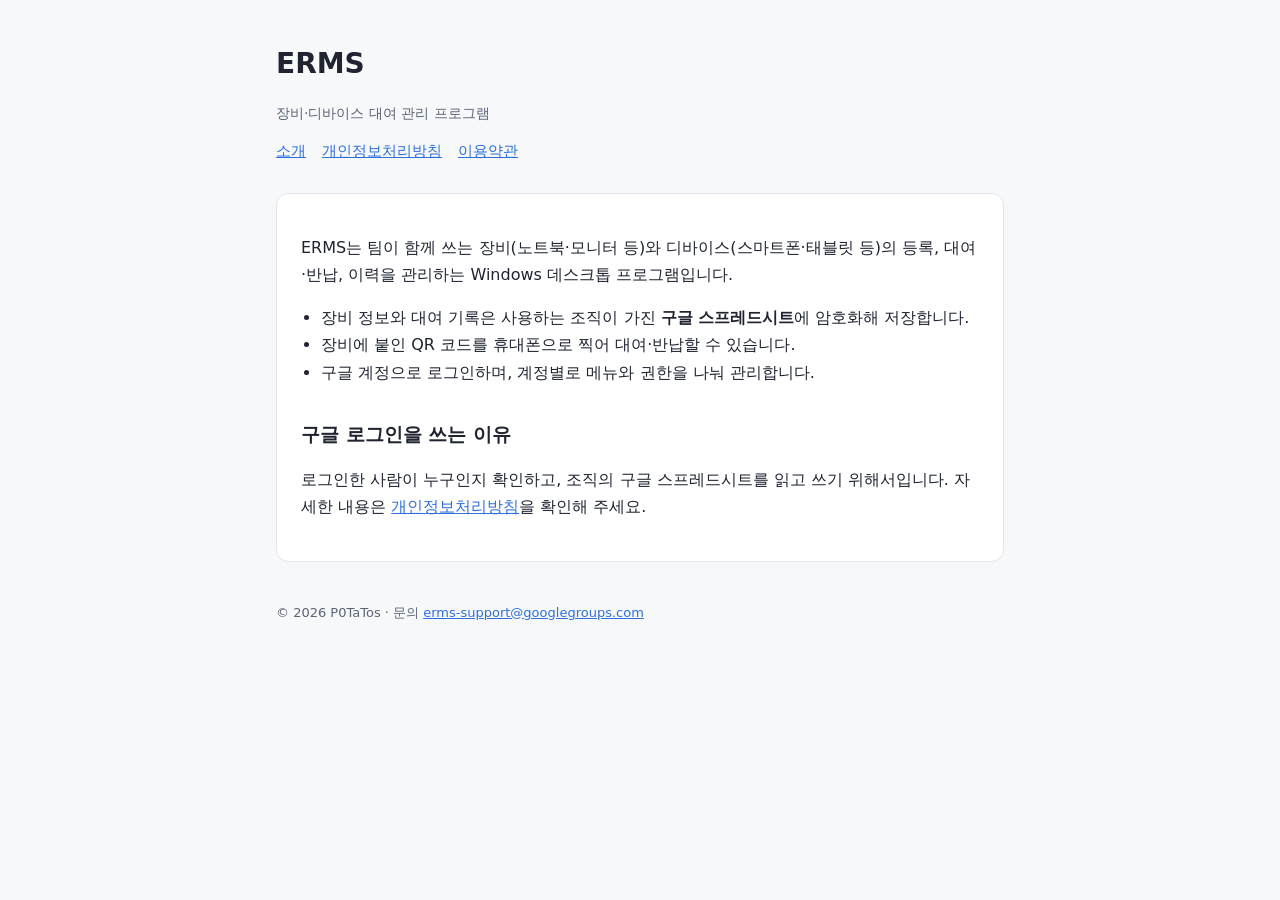
<file: index.html>
<!doctype html><html lang="ko"><head><meta charset="utf-8"><meta name="viewport" content="width=device-width,initial-scale=1">
<title>ERMS 장비 대여 관리</title><link rel="stylesheet" href="style.css"></head><body><main>
<header><h1>ERMS</h1><p class="muted">장비·디바이스 대여 관리 프로그램</p><nav><a href="./">소개</a><a href="privacy.html">개인정보처리방침</a><a href="terms.html">이용약관</a></nav></header>
<div class="card">
<p>ERMS는 팀이 함께 쓰는 장비(노트북·모니터 등)와 디바이스(스마트폰·태블릿 등)의 등록, 대여·반납, 이력을 관리하는 Windows 데스크톱 프로그램입니다.</p>
<ul>
<li>장비 정보와 대여 기록은 사용하는 조직이 가진 <b>구글 스프레드시트</b>에 암호화해 저장합니다.</li>
<li>장비에 붙인 QR 코드를 휴대폰으로 찍어 대여·반납할 수 있습니다.</li>
<li>구글 계정으로 로그인하며, 계정별로 메뉴와 권한을 나눠 관리합니다.</li>
</ul>
<h2>구글 로그인을 쓰는 이유</h2>
<p>로그인한 사람이 누구인지 확인하고, 조직의 구글 스프레드시트를 읽고 쓰기 위해서입니다. 자세한 내용은 <a href="privacy.html">개인정보처리방침</a>을 확인해 주세요.</p>
</div><footer>© 2026 P0TaTos · 문의 <a href="mailto:erms-support@googlegroups.com">erms-support@googlegroups.com</a></footer></main></body></html>
</file>
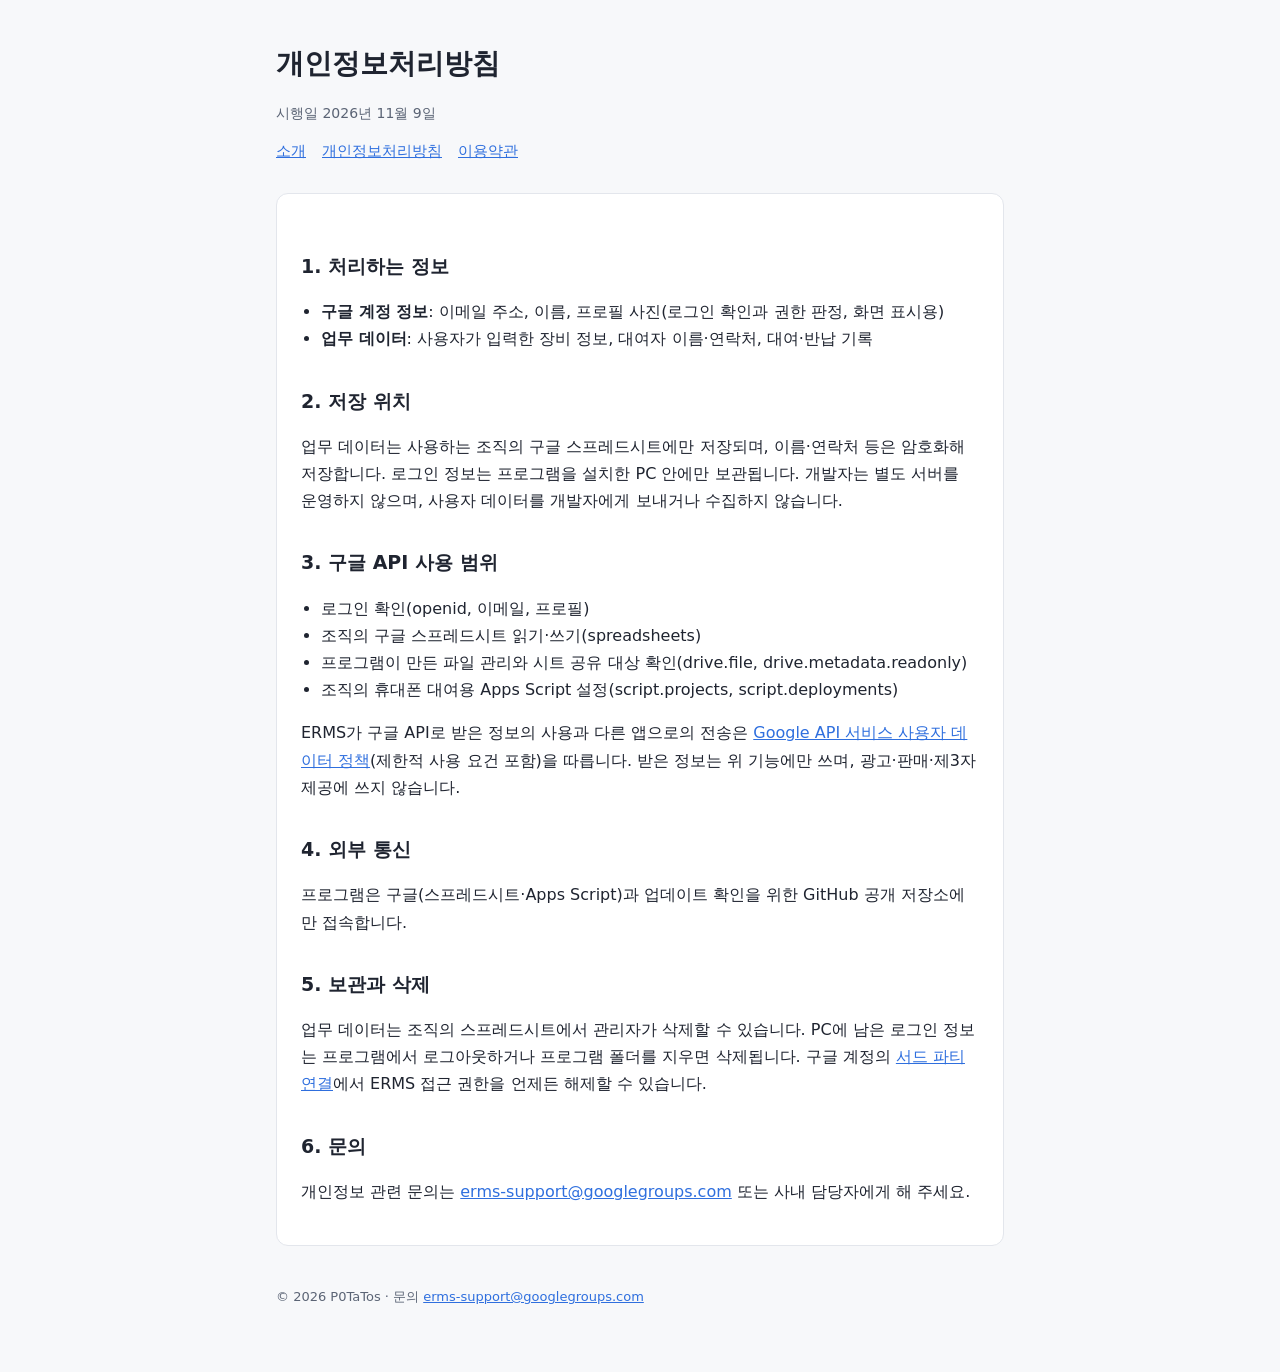
<file: privacy.html>
<!doctype html><html lang="ko"><head><meta charset="utf-8"><meta name="viewport" content="width=device-width,initial-scale=1">
<title>ERMS 개인정보처리방침</title><link rel="stylesheet" href="style.css"></head><body><main>
<header><h1>개인정보처리방침</h1><p class="muted">시행일 2026년 11월 9일</p><nav><a href="./">소개</a><a href="privacy.html">개인정보처리방침</a><a href="terms.html">이용약관</a></nav></header>
<div class="card">
<h2>1. 처리하는 정보</h2>
<ul>
<li><b>구글 계정 정보</b>: 이메일 주소, 이름, 프로필 사진(로그인 확인과 권한 판정, 화면 표시용)</li>
<li><b>업무 데이터</b>: 사용자가 입력한 장비 정보, 대여자 이름·연락처, 대여·반납 기록</li>
</ul>
<h2>2. 저장 위치</h2>
<p>업무 데이터는 사용하는 조직의 구글 스프레드시트에만 저장되며, 이름·연락처 등은 암호화해 저장합니다. 로그인 정보는 프로그램을 설치한 PC 안에만 보관됩니다. 개발자는 별도 서버를 운영하지 않으며, 사용자 데이터를 개발자에게 보내거나 수집하지 않습니다.</p>
<h2>3. 구글 API 사용 범위</h2>
<ul>
<li>로그인 확인(openid, 이메일, 프로필)</li>
<li>조직의 구글 스프레드시트 읽기·쓰기(spreadsheets)</li>
<li>프로그램이 만든 파일 관리와 시트 공유 대상 확인(drive.file, drive.metadata.readonly)</li>
<li>조직의 휴대폰 대여용 Apps Script 설정(script.projects, script.deployments)</li>
</ul>
<p>ERMS가 구글 API로 받은 정보의 사용과 다른 앱으로의 전송은 <a href="https://developers.google.com/terms/api-services-user-data-policy">Google API 서비스 사용자 데이터 정책</a>(제한적 사용 요건 포함)을 따릅니다. 받은 정보는 위 기능에만 쓰며, 광고·판매·제3자 제공에 쓰지 않습니다.</p>
<h2>4. 외부 통신</h2>
<p>프로그램은 구글(스프레드시트·Apps Script)과 업데이트 확인을 위한 GitHub 공개 저장소에만 접속합니다.</p>
<h2>5. 보관과 삭제</h2>
<p>업무 데이터는 조직의 스프레드시트에서 관리자가 삭제할 수 있습니다. PC에 남은 로그인 정보는 프로그램에서 로그아웃하거나 프로그램 폴더를 지우면 삭제됩니다. 구글 계정의 <a href="https://myaccount.google.com/connections">서드 파티 연결</a>에서 ERMS 접근 권한을 언제든 해제할 수 있습니다.</p>
<h2>6. 문의</h2>
<p>개인정보 관련 문의는 <a href="mailto:erms-support@googlegroups.com">erms-support@googlegroups.com</a> 또는 사내 담당자에게 해 주세요.</p>
</div><footer>© 2026 P0TaTos · 문의 <a href="mailto:erms-support@googlegroups.com">erms-support@googlegroups.com</a></footer></main></body></html>
</file>
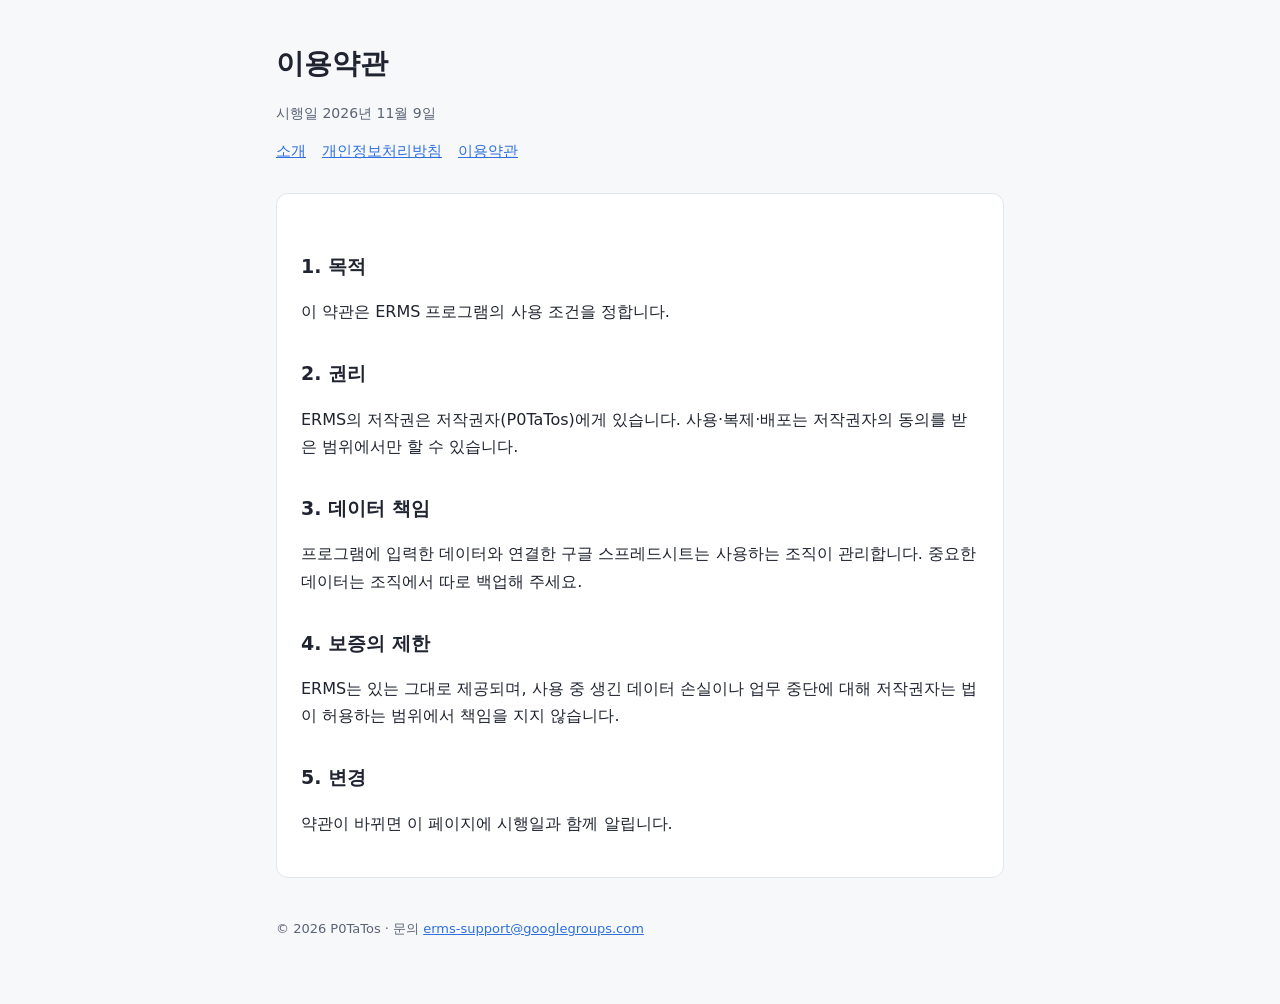
<file: terms.html>
<!doctype html><html lang="ko"><head><meta charset="utf-8"><meta name="viewport" content="width=device-width,initial-scale=1">
<title>ERMS 이용약관</title><link rel="stylesheet" href="style.css"></head><body><main>
<header><h1>이용약관</h1><p class="muted">시행일 2026년 11월 9일</p><nav><a href="./">소개</a><a href="privacy.html">개인정보처리방침</a><a href="terms.html">이용약관</a></nav></header>
<div class="card">
<h2>1. 목적</h2><p>이 약관은 ERMS 프로그램의 사용 조건을 정합니다.</p>
<h2>2. 권리</h2><p>ERMS의 저작권은 저작권자(P0TaTos)에게 있습니다. 사용·복제·배포는 저작권자의 동의를 받은 범위에서만 할 수 있습니다.</p>
<h2>3. 데이터 책임</h2><p>프로그램에 입력한 데이터와 연결한 구글 스프레드시트는 사용하는 조직이 관리합니다. 중요한 데이터는 조직에서 따로 백업해 주세요.</p>
<h2>4. 보증의 제한</h2><p>ERMS는 있는 그대로 제공되며, 사용 중 생긴 데이터 손실이나 업무 중단에 대해 저작권자는 법이 허용하는 범위에서 책임을 지지 않습니다.</p>
<h2>5. 변경</h2><p>약관이 바뀌면 이 페이지에 시행일과 함께 알립니다.</p>
</div><footer>© 2026 P0TaTos · 문의 <a href="mailto:erms-support@googlegroups.com">erms-support@googlegroups.com</a></footer></main></body></html>
</file>
<file: style.css>
:root{--bg:#f7f8fa;--card:#fff;--text:#1f2430;--muted:#5b6475;--line:#e3e6ec;--accent:#2f6fde}
@media (prefers-color-scheme:dark){:root{--bg:#14171c;--card:#1c2027;--text:#e7eaf0;--muted:#a3abba;--line:#2c323c;--accent:#7aa7ff}}
*{box-sizing:border-box}
body{margin:0;background:var(--bg);color:var(--text);font:16px/1.7 "Malgun Gothic","Apple SD Gothic Neo","Noto Sans KR",system-ui,sans-serif}
main{max-width:760px;margin:0 auto;padding:40px 16px 64px}
header{margin-bottom:28px}
h1{font-size:28px;margin:0 0 6px}
h2{font-size:19px;margin:32px 0 8px}
p,li{color:var(--text)}
.muted{color:var(--muted);font-size:14px}
.card{background:var(--card);border:1px solid var(--line);border-radius:12px;padding:24px}
nav{display:flex;gap:16px;flex-wrap:wrap;margin-top:12px;font-size:15px}
a{color:var(--accent)}
ul{padding-left:20px}
footer{margin-top:40px;font-size:13px;color:var(--muted)}
</file>
